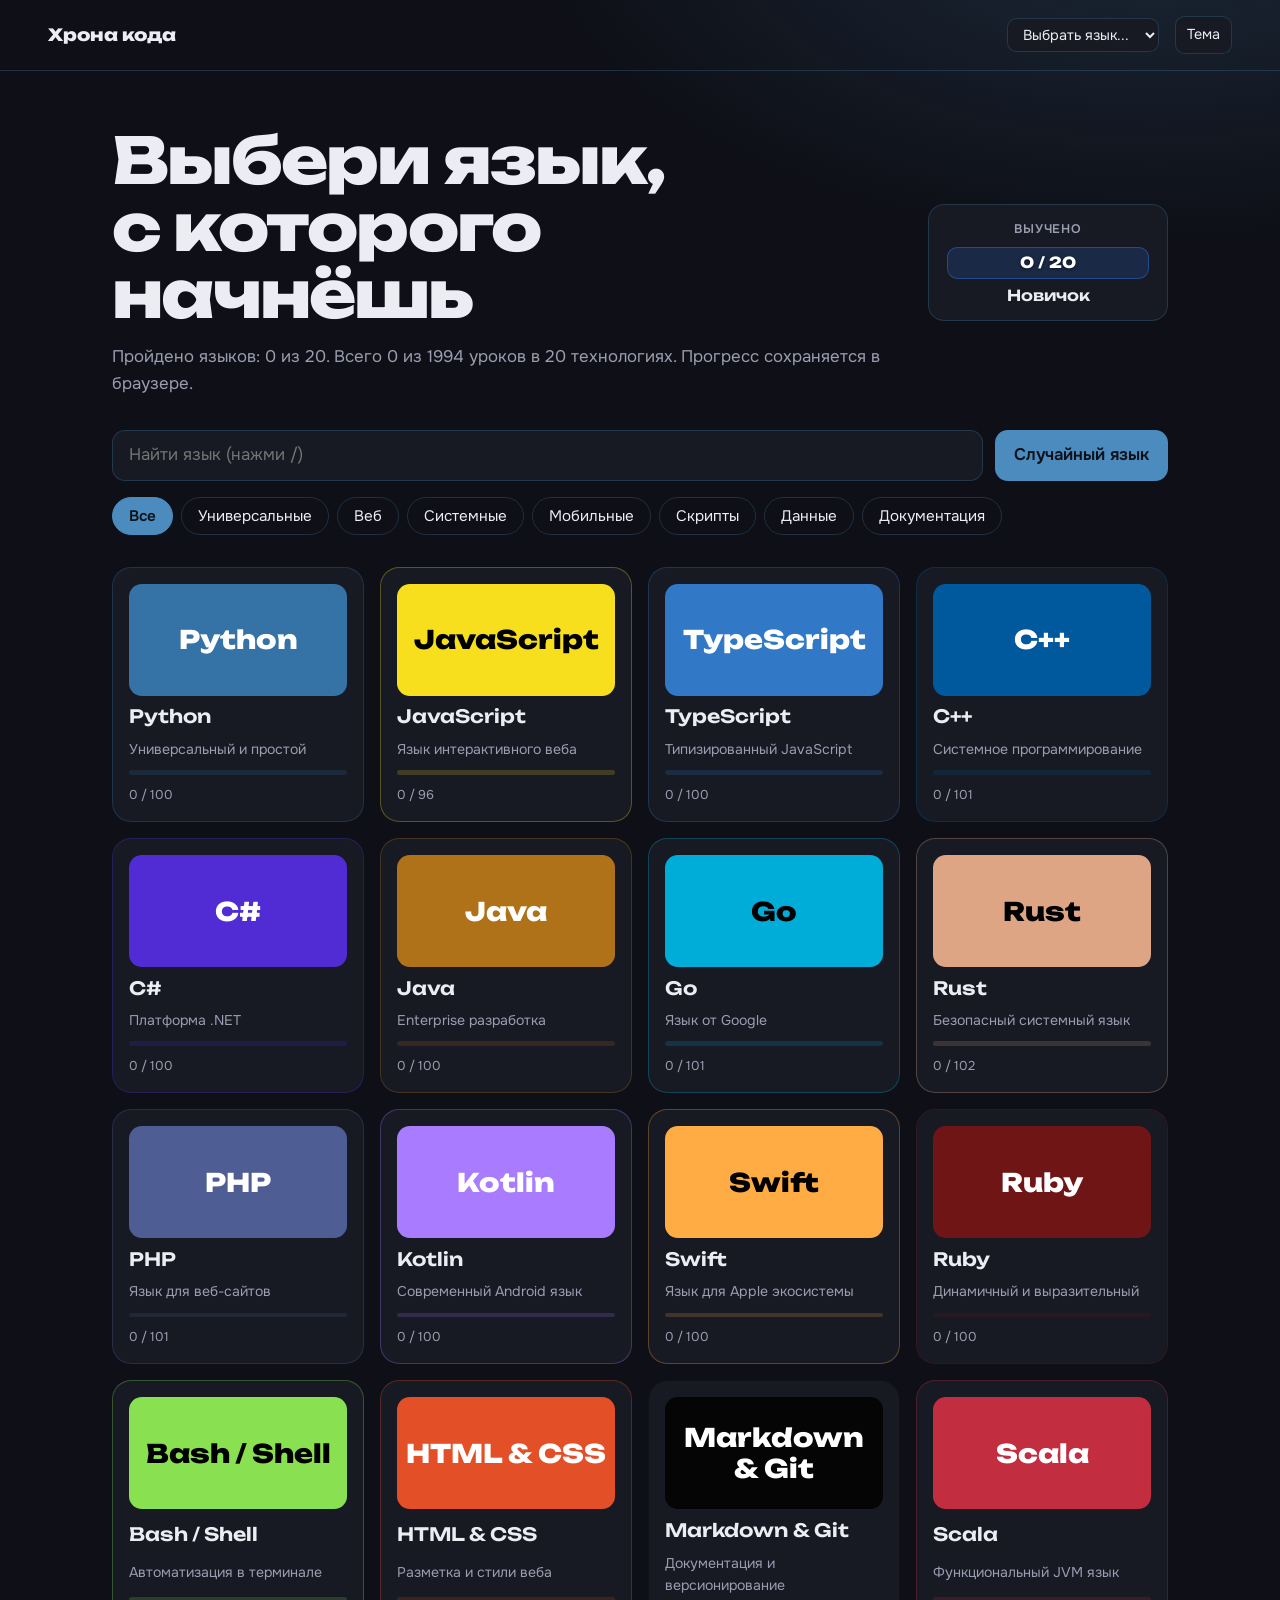
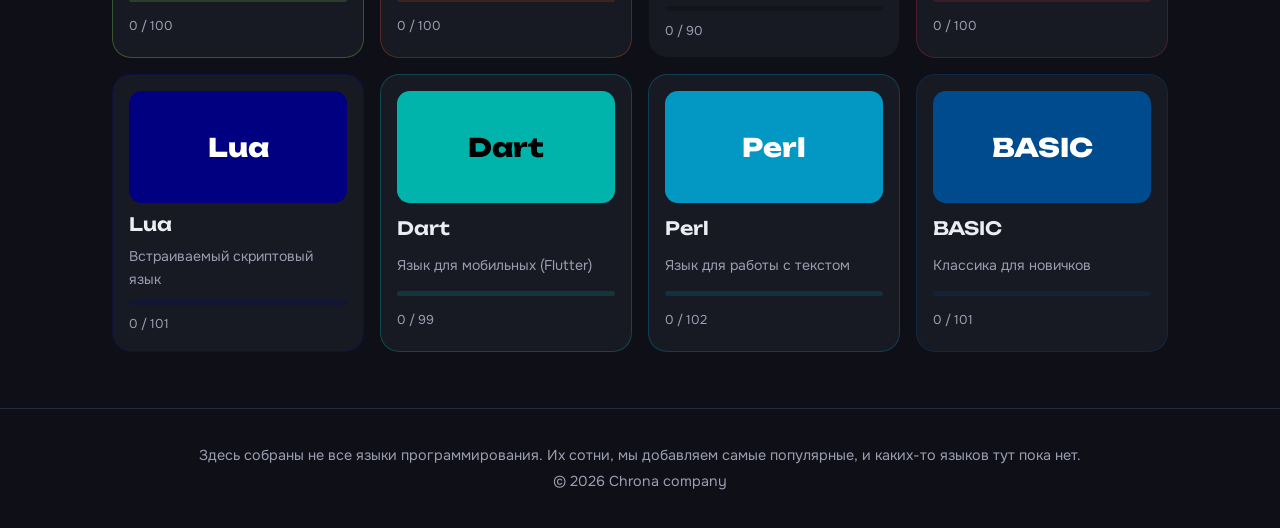
<file: index.html>
<!doctype html>
<html lang="ru">
<head>
<meta charset="utf-8">
<meta name="viewport" content="width=device-width, initial-scale=1">
<title>Хрона кода — языки программирования</title>
<meta name="description" content="Короткие уроки по языкам программирования.">
<link rel="preconnect" href="https://fonts.googleapis.com">
<link rel="preconnect" href="https://fonts.gstatic.com" crossorigin>
<link href="https://fonts.googleapis.com/css2?family=JetBrains+Mono:wght@400;600&family=Onest:wght@400;500;600&family=Unbounded:wght@600;800&display=swap" rel="stylesheet">
<link rel="stylesheet" href="style.css">
</head>
<body>
<header class="top">
  <a class="brand" href="#">Хрона кода</a>
  <select id="jump" aria-label="Быстрый переход к языку"></select>
  <button id="theme" type="button" aria-label="Сменить тему">Тема</button>
</header>

<main id="home">
  <div class="home-head">
    <div class="home-title-area">
      <h1>Выбери язык, <br>с которого начнёшь</h1>
      <p class="lead" id="stats"></p>
    </div>
    <div class="rank-box" aria-label="Общий прогресс обучения">
      <div class="rank-top">Выучено</div>
      <div class="rank-bar">
        <i id="rank-fill"></i>
        <span id="rank-count">0 / 20</span>
      </div>
      <div class="rank-title" id="rank-title">Новичок</div>
    </div>
  </div>
  <div class="tools">
    <input id="q" type="search" placeholder="Найти язык (нажми /)" aria-label="Поиск языка">
    <button id="rnd" type="button">Случайный язык</button>
  </div>
  <div class="chips" id="chips"></div>
  <div class="grid" id="grid"></div>
  <p class="empty" id="empty" hidden>Ничего не найдено. Попробуй другое название или категорию.</p>
</main>

<main id="lang" hidden>
  <a class="back" href="#">Все языки</a>
  <header class="hero">
    <div class="glyph" id="glyph"></div>
    <div>
      <h1 id="name"></h1>
      <p class="tag" id="tag"></p>
      <p class="about" id="about"></p>
      <div class="meter"><i id="meter"></i></div>
      <p class="small" id="prog"></p>
    </div>
  </header>
  
  <div class="lesson-box">
    <div class="lesson-num" id="lesson-num-badge"></div>
    <h2 id="ltitle"></h2>
    <p class="about" id="ltext"></p>
    <section class="code">
      <div class="bar"><span id="file"></span><button id="copy" type="button">Копировать</button></div>
      <pre><code id="code"></code></pre>
    </section>
  </div>

  <div id="video"></div>
  <a id="yt" class="ytlink" target="_blank" rel="noopener">Найти видеоурок на YouTube</a>
  <div class="actions">
    <button id="prev" type="button">Назад</button>
    <button id="done" type="button"></button>
    <button id="next" type="button">Дальше</button>
  </div>
  <p class="small" id="note"></p>
</main>

<footer class="foot">
  <p>Здесь собраны не все языки программирования. Их сотни, мы добавляем самые популярные, и каких-то языков тут пока нет.</p>
  <p>© 2026 Chrona company</p>
</footer>
<script src="data.js"></script>
<script src="app.js"></script>
</body>
</html>
</file>
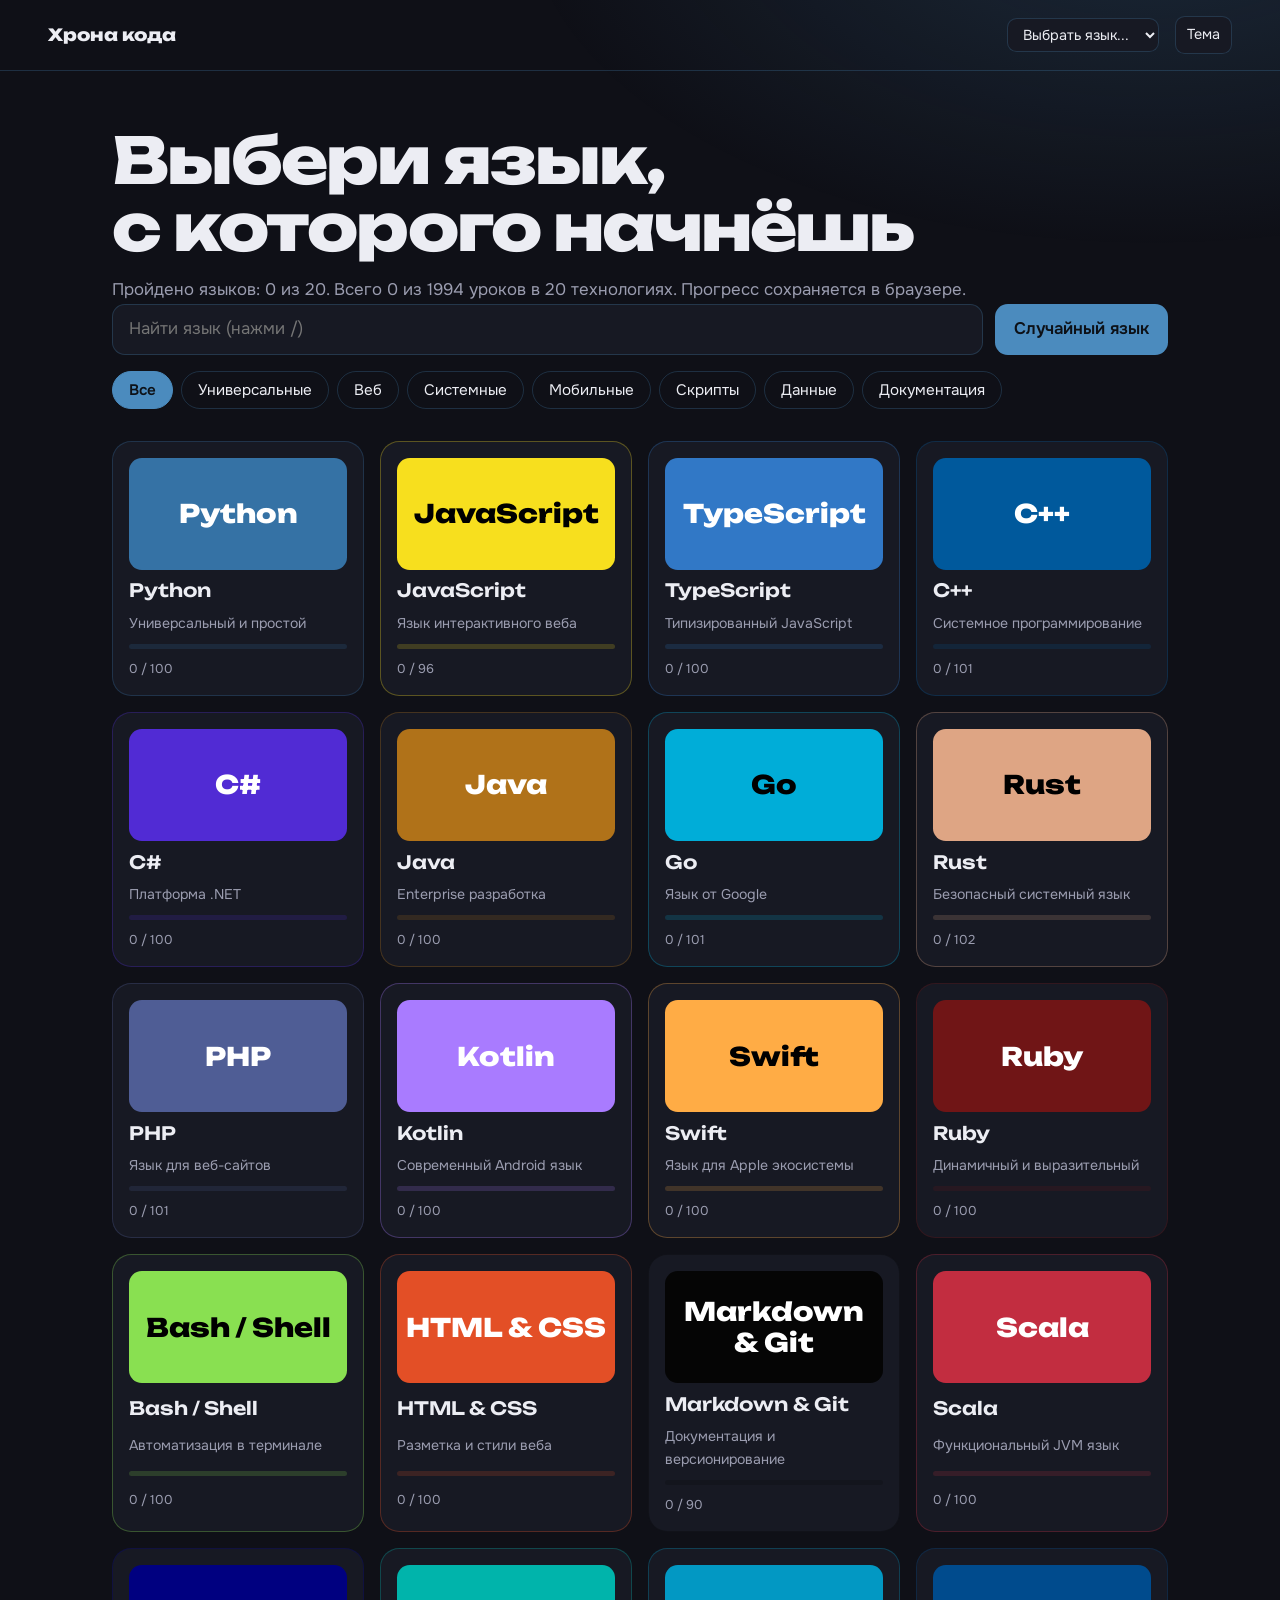
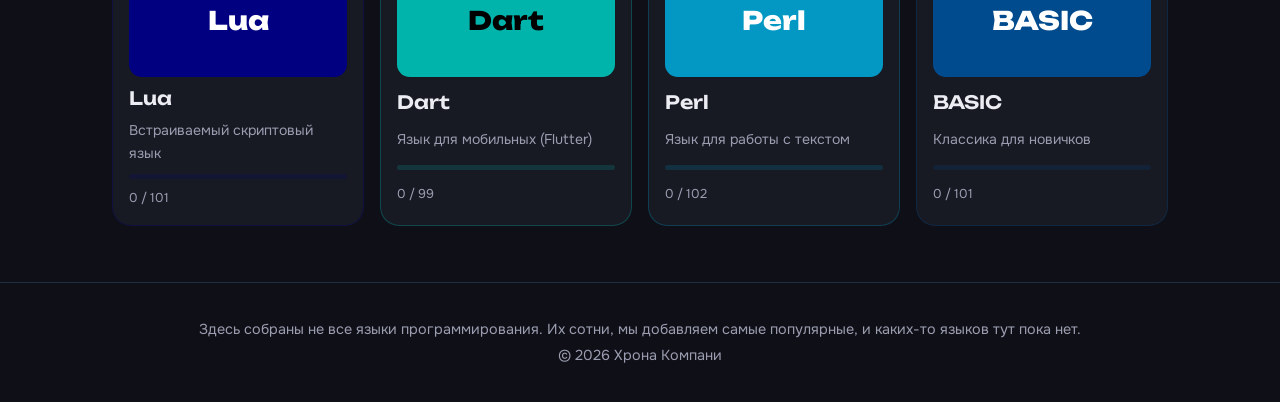
<file: index (2).html>
<!doctype html>
<html lang="ru">
<head>
<meta charset="utf-8">
<meta name="viewport" content="width=device-width, initial-scale=1">
<title>Хрона кода — языки программирования</title>
<meta name="description" content="Короткие уроки по языкам программирования. Каждый язык в своём цвете.">
<link rel="preconnect" href="https://fonts.googleapis.com">
<link rel="preconnect" href="https://fonts.gstatic.com" crossorigin>
<link href="https://fonts.googleapis.com/css2?family=JetBrains+Mono:wght@400;600&family=Onest:wght@400;500;600&family=Unbounded:wght@600;800&display=swap" rel="stylesheet">
<link rel="stylesheet" href="style.css">
</head>
<body>
<header class="top">
  <a class="brand" href="#">Хрона кода</a>
  <select id="jump" aria-label="Быстрый переход к языку"></select>
  <button id="theme" type="button" aria-label="Сменить тему">Тема</button>
</header>

<main id="home">
  <h1>Выбери язык, <br>с которого начнёшь</h1>
  <p class="lead" id="stats"></p>
  <div class="tools">
    <input id="q" type="search" placeholder="Найти язык (нажми /)" aria-label="Поиск языка">
    <button id="rnd" type="button">Случайный язык</button>
  </div>
  <div class="chips" id="chips"></div>
  <div class="grid" id="grid"></div>
  <p class="empty" id="empty" hidden>Ничего не найдено. Попробуй другое название или категорию.</p>
</main>

<main id="lang" hidden>
  <a class="back" href="#">Все языки</a>
  <header class="hero">
    <div class="glyph" id="glyph"></div>
    <div>
      <h1 id="name"></h1>
      <p class="tag" id="tag"></p>
      <p class="about" id="about"></p>
      <div class="meter"><i id="meter"></i></div>
      <p class="small" id="prog"></p>
    </div>
  </header>
  <div class="tabs" id="tabs" role="tablist"></div>
  <h2 id="ltitle"></h2>
  <p class="about" id="ltext"></p>
  <section class="code">
    <div class="bar"><span id="file"></span><button id="copy" type="button">Копировать</button></div>
    <pre><code id="code"></code></pre>
  </section>
  <div id="video"></div>
  <a id="yt" class="ytlink" target="_blank" rel="noopener">Найти видеоурок на YouTube</a>
  <div class="actions">
    <button id="prev" type="button">Назад</button>
    <button id="done" type="button"></button>
    <button id="next" type="button">Дальше</button>
  </div>
  <p class="small" id="note"></p>
</main>

<footer class="foot">
  <p>Здесь собраны не все языки программирования. Их сотни, мы добавляем самые популярные, и каких-то языков тут пока нет.</p>
  <p>© 2026 Хрона Компани</p>
</footer>
<script src="data.js"></script>
<script src="app.js"></script>
</body>
</html>
</file>
<file: style.css>
:root {
  --bg: #0f1017;
  --ink: #ecedf3;
  --mute: #9b9db0;
  --card: #171923;
  --accent: #4b8bbe;
  --on: #0d1117;
  --at: var(--accent);
  --line: color-mix(in srgb, var(--accent) 26%, transparent);
  --panel: color-mix(in srgb, var(--accent) 7%, var(--card));
}

[data-theme=light] {
  --bg: #f6f6fa;
  --ink: #16171f;
  --mute: #5d5f72;
  --card: #fff;
  --at: color-mix(in srgb, var(--accent) 62%, #000);
}

* {
  box-sizing: border-box;
}

body {
  margin: 0;
  background: var(--bg);
  color: var(--ink);
  font: 400 1.05rem/1.6 Onest, system-ui, sans-serif;
  transition: background .3s, color .3s;
}

body::before {
  content: "";
  position: fixed;
  inset: 0;
  z-index: -1;
  pointer-events: none;
  background: radial-gradient(900px 480px at 90% -10%, color-mix(in srgb, var(--accent) 20%, transparent), transparent 70%);
}

[hidden] {
  display: none !important;
}

button, select, input {
  font: inherit;
  color: inherit;
}

button:focus-visible, select:focus-visible, input:focus-visible, a:focus-visible {
  outline: 2px solid var(--accent);
  outline-offset: 2px;
}

.top {
  display: flex;
  align-items: center;
  gap: 1rem;
  padding: 1rem clamp(1rem, 4vw, 3rem);
  border-bottom: 1px solid var(--line);
}

.brand {
  font: 800 1.05rem Unbounded, sans-serif;
  color: var(--ink);
  text-decoration: none;
  margin-right: auto;
}

.top select, #theme {
  background: var(--card);
  border: 1px solid var(--line);
  border-radius: .6rem;
  padding: .4rem .7rem;
  cursor: pointer;
  font-size: .9rem;
}

main {
  padding: clamp(1.5rem, 5vw, 3.5rem) clamp(1rem, 4vw, 3rem);
  max-width: 72rem;
  margin: 0 auto;
}

h1 {
  font: 800 clamp(2rem, 6vw, 4rem)/1.05 Unbounded, sans-serif;
  letter-spacing: -.03em;
  margin: 0 0 1rem;
}

.lead {
  color: var(--mute);
  margin: 0;
}

.home-head {
  display: flex;
  justify-content: space-between;
  align-items: center;
  gap: 2rem;
  flex-wrap: wrap;
  margin-bottom: 2rem;
}

.home-title-area {
  flex: 1;
  min-width: 18rem;
}

.rank-box {
  background: var(--card);
  border: 1px solid var(--line);
  border-radius: 1rem;
  padding: .9rem 1.15rem;
  min-width: 15rem;
  display: grid;
  gap: .45rem;
  flex-shrink: 0;
}

.rank-top {
  font-size: .78rem;
  font-weight: 600;
  text-transform: uppercase;
  letter-spacing: .06em;
  color: var(--mute);
  text-align: center;
}

.rank-bar {
  position: relative;
  height: 2rem;
  border-radius: .65rem;
  background: color-mix(in srgb, #2f81f7 16%, transparent);
  border: 1px solid color-mix(in srgb, #2f81f7 40%, transparent);
  overflow: hidden;
  display: grid;
  place-items: center;
}

.rank-bar i {
  position: absolute;
  inset: 0 auto 0 0;
  width: 0;
  background: linear-gradient(90deg, #2563eb, #3b82f6);
  transition: width .45s ease;
}

.rank-bar span {
  position: relative;
  z-index: 1;
  font: 800 .95rem Unbounded, sans-serif;
  color: #fff;
  text-shadow: 0 1px 3px rgba(0, 0, 0, .55);
}

.rank-title {
  font: 600 .95rem Unbounded, sans-serif;
  text-align: center;
  color: var(--ink);
}

.tools {
  display: flex;
  flex-wrap: wrap;
  gap: .75rem;
  margin-bottom: 1rem;
}

#q {
  flex: 1;
  min-width: 14rem;
  background: var(--card);
  border: 1px solid var(--line);
  border-radius: .8rem;
  padding: .7rem 1rem;
}

#rnd, .actions button {
  background: var(--accent);
  color: var(--on);
  border: 0;
  border-radius: .8rem;
  padding: .7rem 1.2rem;
  font-weight: 600;
  cursor: pointer;
}

.chips {
  display: flex;
  flex-wrap: wrap;
  gap: .5rem;
  margin-bottom: 2rem;
}

.chips button {
  background: transparent;
  border: 1px solid var(--line);
  border-radius: 2rem;
  padding: .35rem 1rem;
  cursor: pointer;
  font-size: .95rem;
}

.chips button[aria-pressed=true] {
  background: var(--accent);
  color: var(--on);
  border-color: var(--accent);
  font-weight: 600;
}

.grid {
  display: grid;
  grid-template-columns: repeat(auto-fill, minmax(15rem, 1fr));
  gap: 1rem;
}

.card {
  all: unset;
  box-sizing: border-box;
  cursor: pointer;
  background: var(--card);
  border: 1px solid color-mix(in srgb, var(--c) 30%, transparent);
  border-radius: 1.2rem;
  padding: 1rem;
  display: grid;
  gap: .6rem;
  transition: transform .2s, border-color .2s;
}

.card:hover {
  transform: translateY(-4px);
  border-color: var(--c);
}

.card:focus-visible {
  outline: 2px solid var(--c);
  outline-offset: 2px;
}

.tile {
  height: 7rem;
  border-radius: .8rem;
  background: var(--c);
  color: var(--o);
  display: grid;
  place-items: center;
  font: 800 1.6rem Unbounded, sans-serif;
  overflow: hidden;
  padding: 0 .4rem;
  text-align: center;
  word-break: break-word;
}

.card b {
  font: 600 1.15rem Unbounded, sans-serif;
}

.card span {
  color: var(--mute);
  font-size: .88rem;
}

.bar2 {
  height: .3rem;
  border-radius: 1rem;
  background: color-mix(in srgb, var(--c) 18%, transparent);
  overflow: hidden;
}

.bar2 i, .meter i {
  display: block;
  height: 100%;
  background: var(--c, var(--accent));
  width: 0;
  transition: width .4s;
}

.empty {
  color: var(--mute);
}

.back {
  color: var(--mute);
  text-decoration: none;
  display: inline-block;
  margin-bottom: 1.5rem;
}

.back::before {
  content: "← ";
}

.hero {
  display: flex;
  align-items: flex-start;
  gap: 2rem;
  margin-bottom: 2rem;
  flex-wrap: wrap;
}

.glyph {
  width: 8rem;
  height: 8rem;
  border-radius: 1.5rem;
  background: var(--accent);
  color: var(--on);
  display: grid;
  place-items: center;
  font: 800 1.8rem Unbounded, sans-serif;
  flex: none;
  padding: 0 .5rem;
  text-align: center;
  word-break: break-word;
  overflow: hidden;
}

.hero > div:not(.glyph) {
  flex: 1;
  min-width: 16rem;
}

#lang h1 {
  color: var(--at);
  margin-bottom: .3rem;
  font-size: clamp(1.8rem, 4vw, 3rem);
  word-break: break-word;
}

.tag {
  font-weight: 600;
  font-size: 1.1rem;
  margin: 0 0 .5rem;
}

.about {
  color: var(--mute);
  margin: 0 0 1.2rem;
  max-width: 65ch;
}

.meter {
  height: .5rem;
  width: 100%;
  max-width: 100%;
  border-radius: 1rem;
  background: var(--line);
  overflow: hidden;
  margin-top: .5rem;
}

.small {
  color: var(--mute);
  font-size: .9rem;
  margin: .4rem 0 0;
}

.lesson-box {
  background: var(--card);
  border: 1px solid var(--line);
  border-radius: 1.5rem;
  padding: clamp(1.5rem, 3vw, 2.5rem);
  margin-bottom: 1.5rem;
  box-shadow: 0 10px 30px rgba(0,0,0,.2);
}

.lesson-num-badge {
  display: inline-block;
  font: 600 0.85rem Unbounded, sans-serif;
  color: var(--accent);
  background: var(--panel);
  padding: 0.3rem 0.8rem;
  border-radius: 2rem;
  margin-bottom: 0.8rem;
  border: 1px solid var(--line);
}

#ltitle {
  font: 800 clamp(1.5rem, 3vw, 2.2rem) Unbounded, sans-serif;
  margin: 0 0 0.5rem;
  color: var(--ink);
}

.code {
  background: var(--panel);
  border: 1px solid var(--line);
  border-radius: 1rem;
  overflow: hidden;
}

.bar {
  display: flex;
  justify-content: space-between;
  align-items: center;
  padding: .7rem 1.2rem;
  border-bottom: 1px solid var(--line);
  font: 600 .9rem 'JetBrains Mono', monospace;
  color: var(--mute);
}

.bar button {
  background: var(--accent);
  color: var(--on);
  border: 0;
  border-radius: .5rem;
  padding: .3rem .9rem;
  cursor: pointer;
  font-weight: 600;
  font-size: .85rem;
}

pre {
  margin: 0;
  padding: 1.5rem;
  overflow-x: auto;
  font: 400 1.05rem/1.7 'JetBrains Mono', monospace;
  tab-size: 4;
}

.actions {
  display: flex;
  flex-wrap: wrap;
  gap: .75rem;
  margin-top: 1.5rem;
}

.actions button:not(#done) {
  background: transparent;
  color: var(--ink);
  border: 1px solid var(--line);
  padding: .8rem 1.4rem;
  border-radius: .8rem;
  font-weight: 600;
}

.actions button:disabled {
  opacity: .35;
  cursor: default;
}

@media(max-width: 680px) {
  .rank-box {
    width: 100%;
  }
}

@media(max-width: 600px) {
  .glyph {
    width: 6rem;
    height: 6rem;
    font-size: 1.4rem;
  }
}

@media(prefers-reduced-motion: reduce) {
  * {
    transition: none !important;
  }
}

#video iframe {
  width: 100%;
  aspect-ratio: 16/9;
  border: 0;
  border-radius: 1rem;
  margin-top: 1.2rem;
}

.ytlink {
  display: inline-block;
  margin-top: 1rem;
  color: var(--at);
}

.foot {
  border-top: 1px solid var(--line);
  padding: 2rem clamp(1rem, 4vw, 3rem);
  color: var(--mute);
  font-size: .9rem;
  text-align: center;
}

.foot p {
  margin: .2rem 0;
}
</file>
